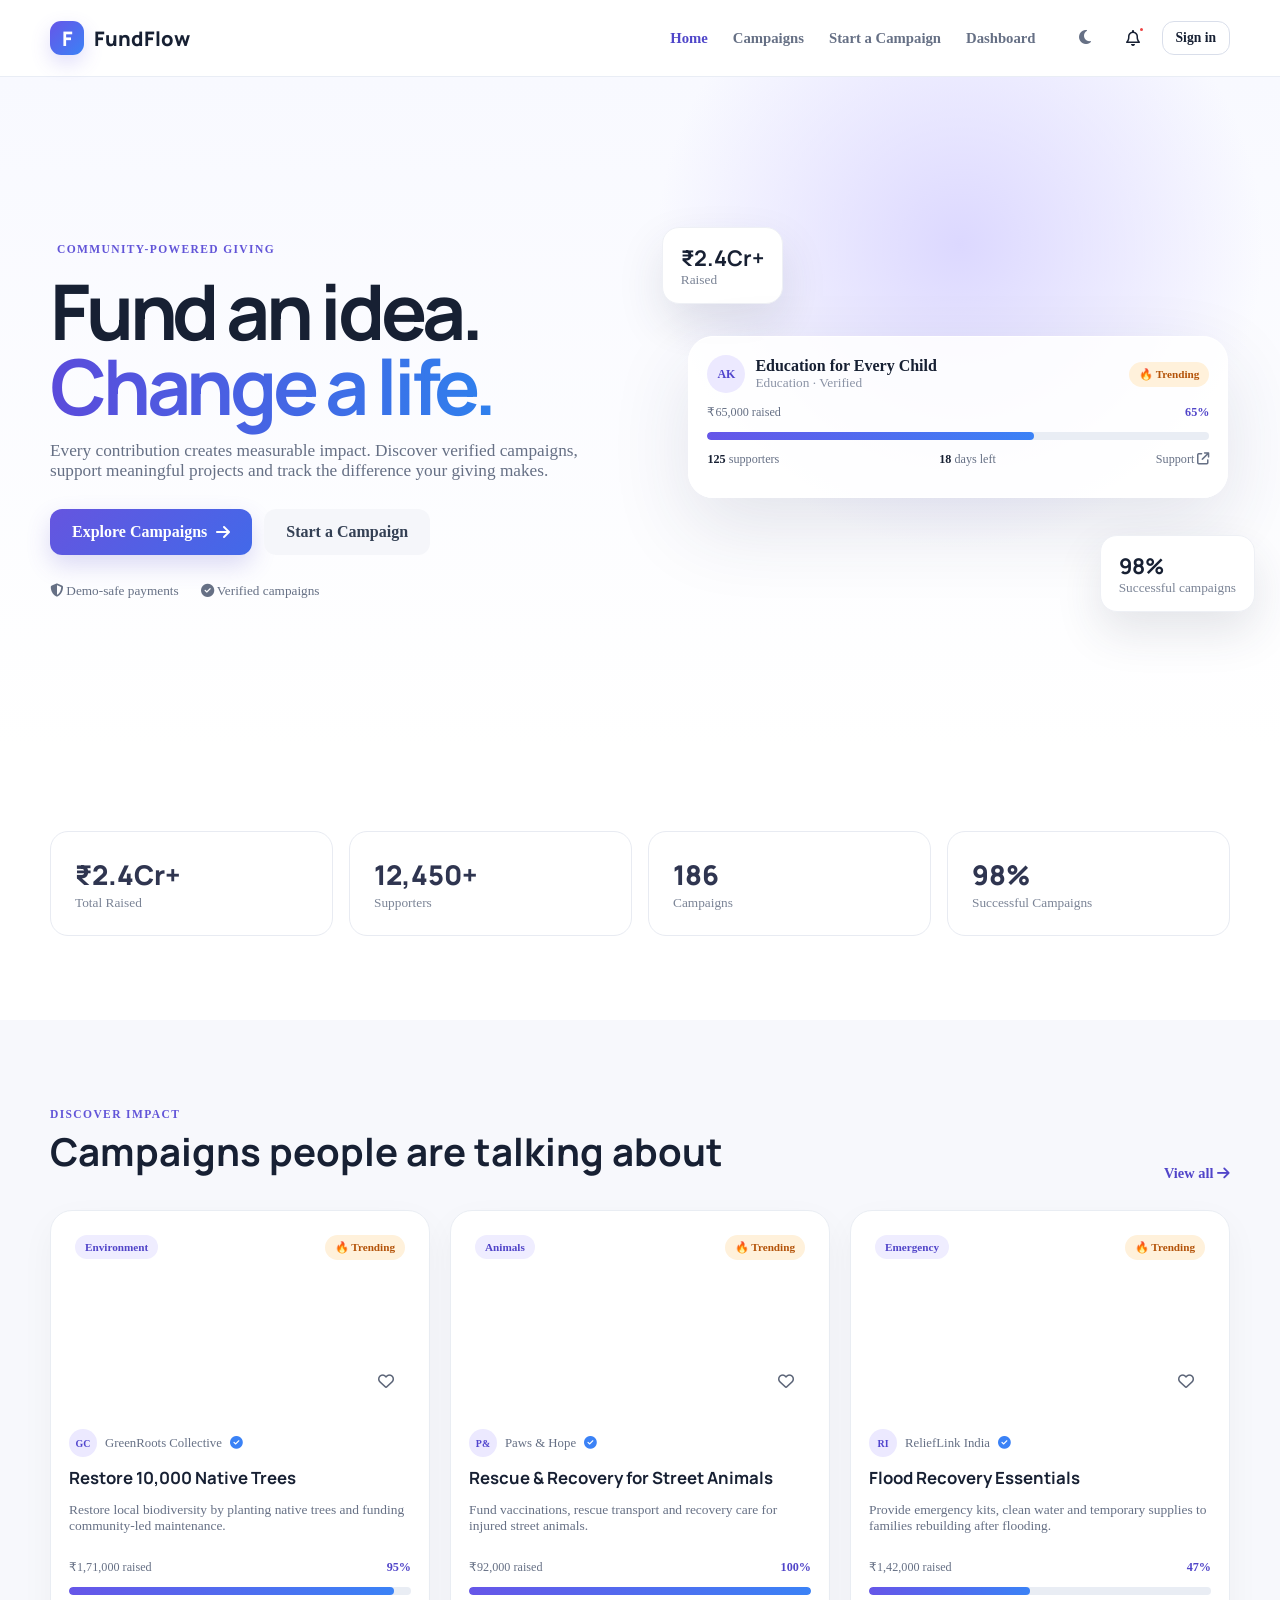
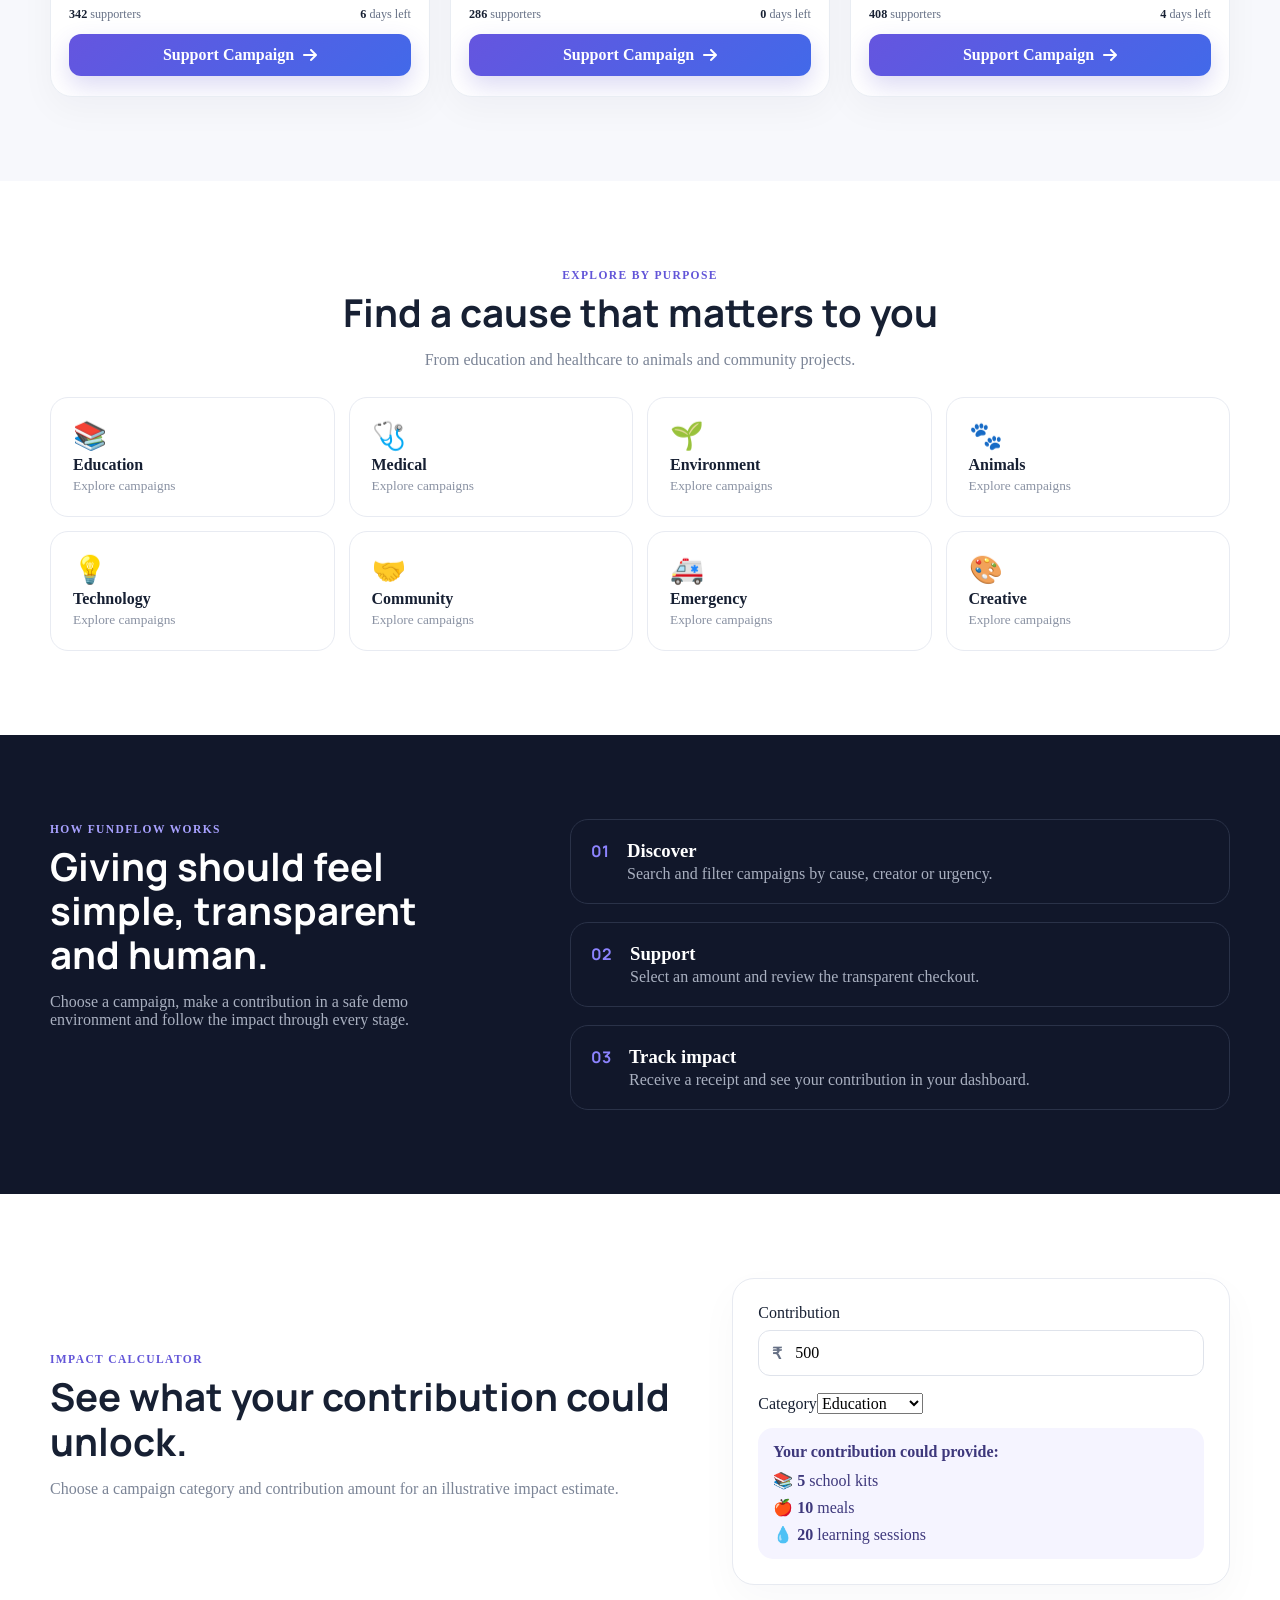
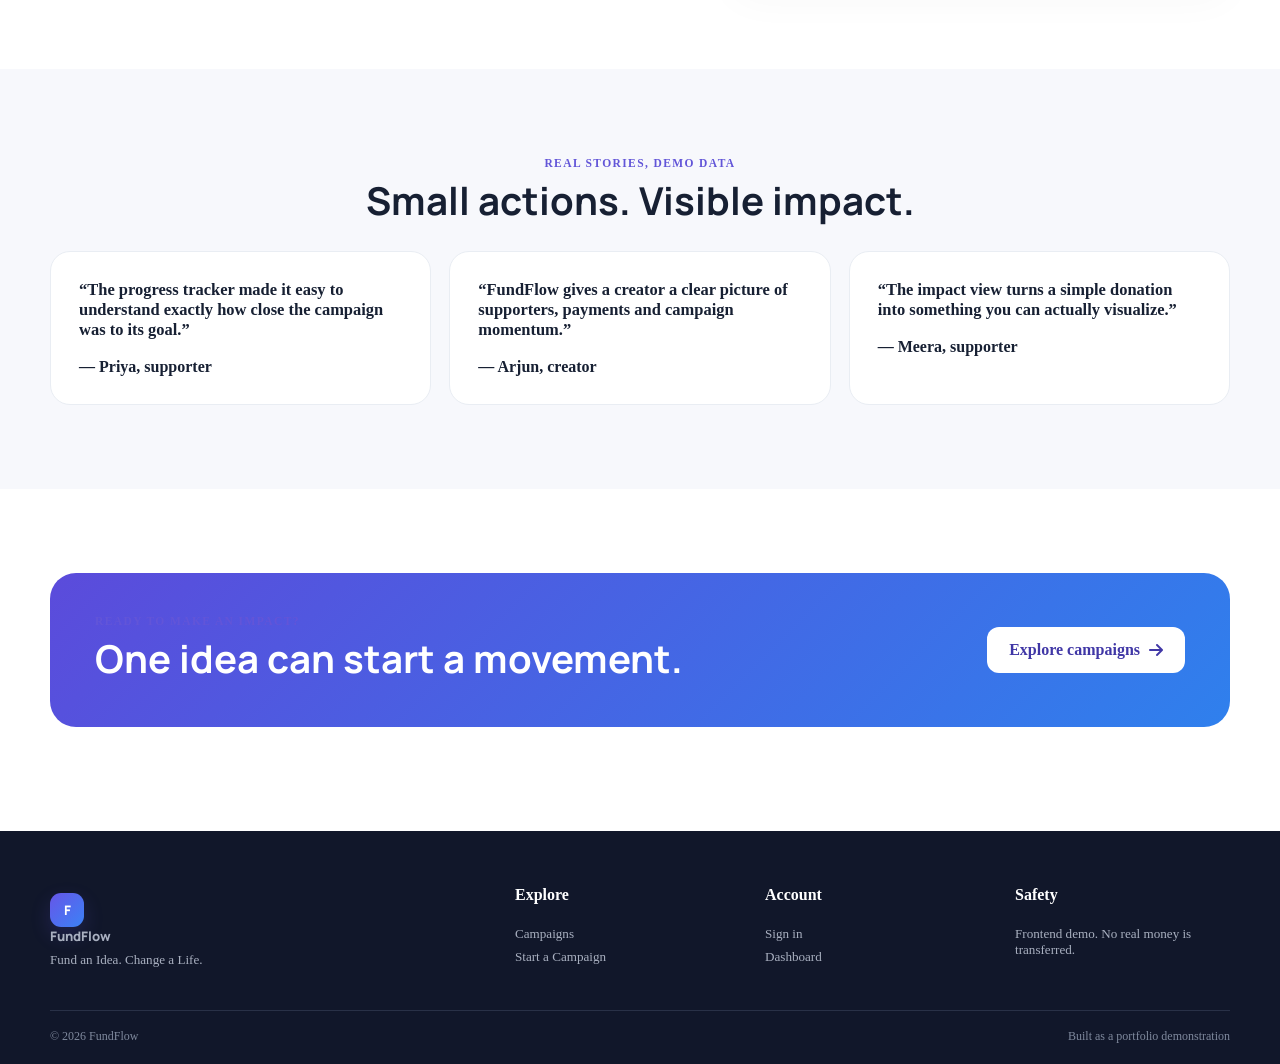
<file: FundFlow/index.html>
<!DOCTYPE html>
<html lang="en">
<head>
<meta charset="UTF-8"><meta name="viewport" content="width=device-width, initial-scale=1.0">
<meta name="description" content="FundFlow — Fund an Idea. Change a Life.">
<title>FundFlow — Fund an Idea. Change a Life.</title>
<link rel="preconnect" href="https://fonts.googleapis.com"><link rel="preconnect" href="https://fonts.gstatic.com" crossorigin>
<link href="https://fonts.googleapis.com/css2?family=Inter:wght@400;500;600;700;800&family=Manrope:wght@600;700;800&display=swap" rel="stylesheet">
<link rel="stylesheet" href="https://cdnjs.cloudflare.com/ajax/libs/font-awesome/6.5.2/css/all.min.css">
<link rel="stylesheet" href="css/style.css"><link rel="stylesheet" href="css/responsive.css"><link rel="stylesheet" href="css/animations.css">
</head>
<body data-page="home">
<div id="appHeader"></div>
<main>
<section class="hero">
  <div class="hero-orb orb-a"></div><div class="hero-orb orb-b"></div>
  <div class="container hero-grid">
    <div class="hero-copy reveal">
      <span class="eyebrow"><i class="fa-solid fa-sparkles"></i> Community-powered giving</span>
      <h1>Fund an idea.<br><span>Change a life.</span></h1>
      <p>Every contribution creates measurable impact. Discover verified campaigns, support meaningful projects and track the difference your giving makes.</p>
      <div class="hero-actions"><a class="btn btn-primary btn-lg" href="campaigns.html">Explore Campaigns <i class="fa-solid fa-arrow-right"></i></a><a class="btn btn-ghost btn-lg" href="create-campaign.html">Start a Campaign</a></div>
      <div class="trust-row"><span><i class="fa-solid fa-shield-halved"></i> Demo-safe payments</span><span><i class="fa-solid fa-circle-check"></i> Verified campaigns</span></div>
    </div>
    <div class="hero-visual reveal">
      <div class="floating-stat stat-one"><strong>₹2.4Cr+</strong><small>Raised</small></div>
      <div class="impact-card glass">
        <div class="impact-card-top"><span class="avatar">AK</span><div><strong>Education for Every Child</strong><small>Education · Verified</small></div><span class="trend-badge">🔥 Trending</span></div>
        <div class="impact-image image-education"></div>
        <div class="progress-label"><span>₹65,000 raised</span><span>65%</span></div><div class="progress"><span style="width:65%"></span></div>
        <div class="mini-stats"><span><b>125</b> supporters</span><span><b>18</b> days left</span><a href="campaign-details.html?id=101">Support <i class="fa-solid fa-arrow-up-right-from-square"></i></a></div>
      </div>
      <div class="floating-stat stat-two"><strong>98%</strong><small>Successful campaigns</small></div>
    </div>
  </div>
</section>

<section class="section">
<div class="container">
  <div class="stats-grid">
    <div class="stat-card"><span>₹2.4Cr+</span><small>Total Raised</small></div><div class="stat-card"><span>12,450+</span><small>Supporters</small></div><div class="stat-card"><span>186</span><small>Campaigns</small></div><div class="stat-card"><span>98%</span><small>Successful Campaigns</small></div>
  </div>
</div>
</section>

<section class="section section-soft"><div class="container">
  <div class="section-heading"><div><span class="eyebrow">Discover impact</span><h2>Campaigns people are talking about</h2></div><a class="text-link" href="campaigns.html">View all <i class="fa-solid fa-arrow-right"></i></a></div>
  <div id="trendingCampaigns" class="campaign-grid"></div>
</div></section>

<section class="section"><div class="container">
  <div class="section-heading centered"><span class="eyebrow">Explore by purpose</span><h2>Find a cause that matters to you</h2><p>From education and healthcare to animals and community projects.</p></div>
  <div id="categoryGrid" class="category-grid"></div>
</div></section>

<section class="section section-dark"><div class="container how-grid">
  <div><span class="eyebrow eyebrow-light">How FundFlow works</span><h2>Giving should feel simple, transparent and human.</h2><p>Choose a campaign, make a contribution in a safe demo environment and follow the impact through every stage.</p></div>
  <div class="steps"><div class="step"><b>01</b><div><h3>Discover</h3><p>Search and filter campaigns by cause, creator or urgency.</p></div></div><div class="step"><b>02</b><div><h3>Support</h3><p>Select an amount and review the transparent checkout.</p></div></div><div class="step"><b>03</b><div><h3>Track impact</h3><p>Receive a receipt and see your contribution in your dashboard.</p></div></div></div>
</div></section>

<section class="section"><div class="container calculator">
  <div><span class="eyebrow">Impact calculator</span><h2>See what your contribution could unlock.</h2><p>Choose a campaign category and contribution amount for an illustrative impact estimate.</p></div>
  <div class="calculator-card"><label for="impactAmount">Contribution</label><div class="amount-input"><span>₹</span><input id="impactAmount" type="number" min="100" value="500"></div><label for="impactCategory">Category</label><select id="impactCategory"><option>Education</option><option>Medical</option><option>Environment</option><option>Animals</option><option>Community</option></select><div id="impactResult" class="impact-result"></div></div>
</div></section>

<section class="section section-soft"><div class="container"><div class="section-heading centered"><span class="eyebrow">Real stories, demo data</span><h2>Small actions. Visible impact.</h2></div><div class="story-grid"><article class="story-card"><div class="quote">“The progress tracker made it easy to understand exactly how close the campaign was to its goal.”</div><strong>— Priya, supporter</strong></article><article class="story-card"><div class="quote">“FundFlow gives a creator a clear picture of supporters, payments and campaign momentum.”</div><strong>— Arjun, creator</strong></article><article class="story-card"><div class="quote">“The impact view turns a simple donation into something you can actually visualize.”</div><strong>— Meera, supporter</strong></article></div></div></section>

<section class="section"><div class="container cta-banner"><div><span class="eyebrow">Ready to make an impact?</span><h2>One idea can start a movement.</h2></div><a class="btn btn-light btn-lg" href="campaigns.html">Explore campaigns <i class="fa-solid fa-arrow-right"></i></a></div></section>
</main>
<div id="appFooter"></div><div id="toastContainer"></div>
<script src="js/storage.js"></script><script src="js/app.js"></script><script src="js/campaigns.js"></script><script src="js/impact.js"></script>
</body></html>
</file>
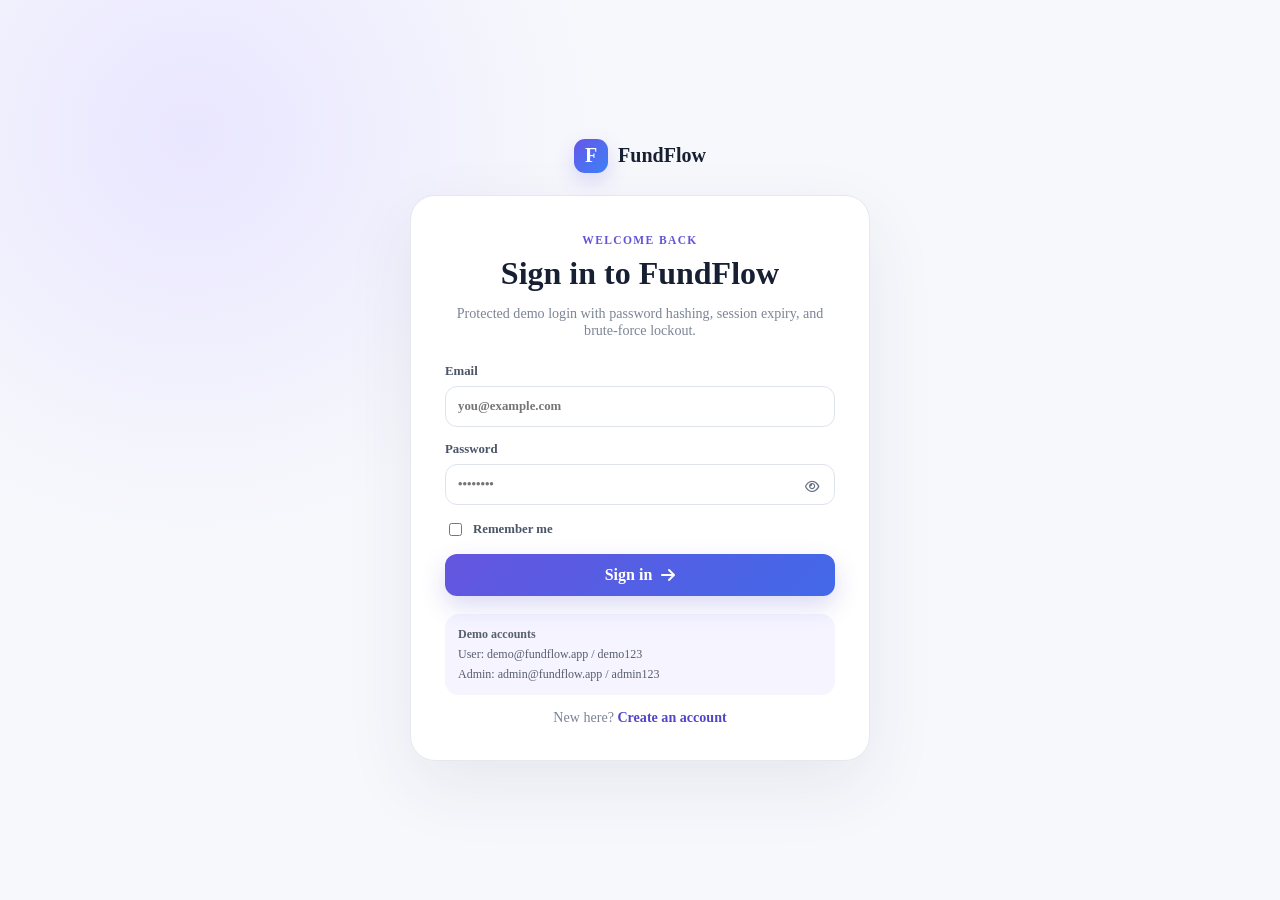
<file: FundFlow/admin.html>
<!DOCTYPE html><html lang="en"><head><meta charset="UTF-8"><meta name="viewport" content="width=device-width, initial-scale=1.0"><title>Admin — FundFlow</title><link rel="stylesheet" href="https://cdnjs.cloudflare.com/ajax/libs/font-awesome/6.5.2/css/all.min.css"><link rel="stylesheet" href="css/style.css"><link rel="stylesheet" href="css/dashboard.css"><link rel="stylesheet" href="css/responsive.css"></head><body data-page="admin"><div id="appHeader"></div><main><section class="section dashboard-section"><div class="container"><div class="dashboard-head"><div><span class="eyebrow">Control center</span><h1>Admin dashboard</h1><p>Simulate verification, campaign moderation and transaction operations.</p></div><span class="admin-pill"><i class="fa-solid fa-shield"></i> Admin mode</span></div><div id="adminStats" class="stats-grid dashboard-stats"></div><div id="adminContent"></div></div></section></main><div id="appFooter"></div><div id="toastContainer"></div><script src="js/storage.js"></script><script src="js/app.js"></script><script src="js/admin.js"></script></body></html>
</file>
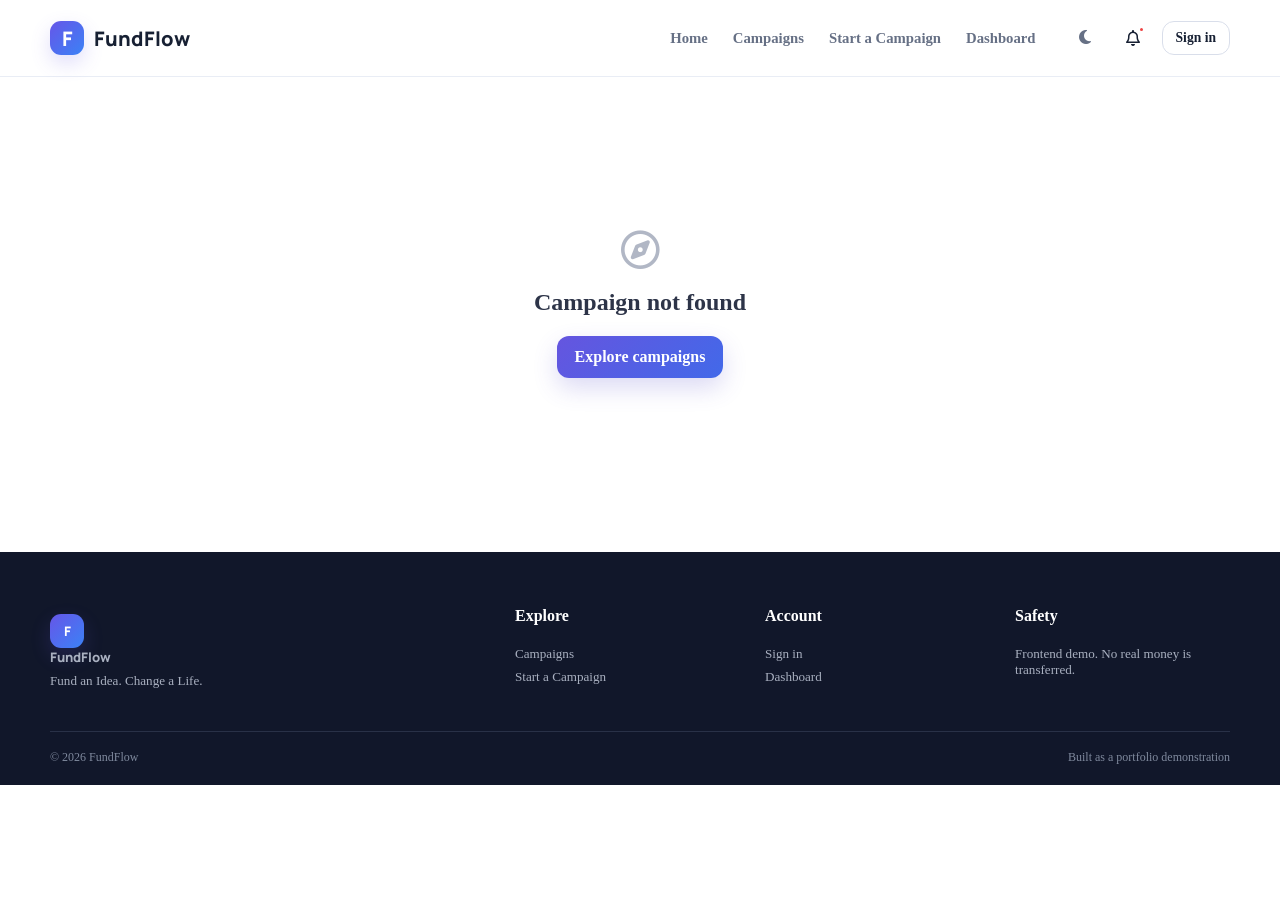
<file: FundFlow/campaign-details.html>
<!DOCTYPE html><html lang="en"><head><meta charset="UTF-8"><meta name="viewport" content="width=device-width, initial-scale=1.0"><title>Campaign — FundFlow</title><link rel="preconnect" href="https://fonts.googleapis.com"><link rel="preconnect" href="https://fonts.gstatic.com" crossorigin><link href="https://fonts.googleapis.com/css2?family=Inter:wght@400;500;600;700;800&family=Manrope:wght@700;800&display=swap" rel="stylesheet"><link rel="stylesheet" href="https://cdnjs.cloudflare.com/ajax/libs/font-awesome/6.5.2/css/all.min.css"><link rel="stylesheet" href="css/style.css"><link rel="stylesheet" href="css/responsive.css"><link rel="stylesheet" href="css/animations.css"></head><body data-page="details"><div id="appHeader"></div><main><div id="campaignDetails"></div></main><div id="appFooter"></div><div id="toastContainer"></div><script src="js/storage.js"></script><script src="js/app.js"></script><script src="js/campaign-details.js"></script><script src="js/impact.js"></script></body></html>
</file>
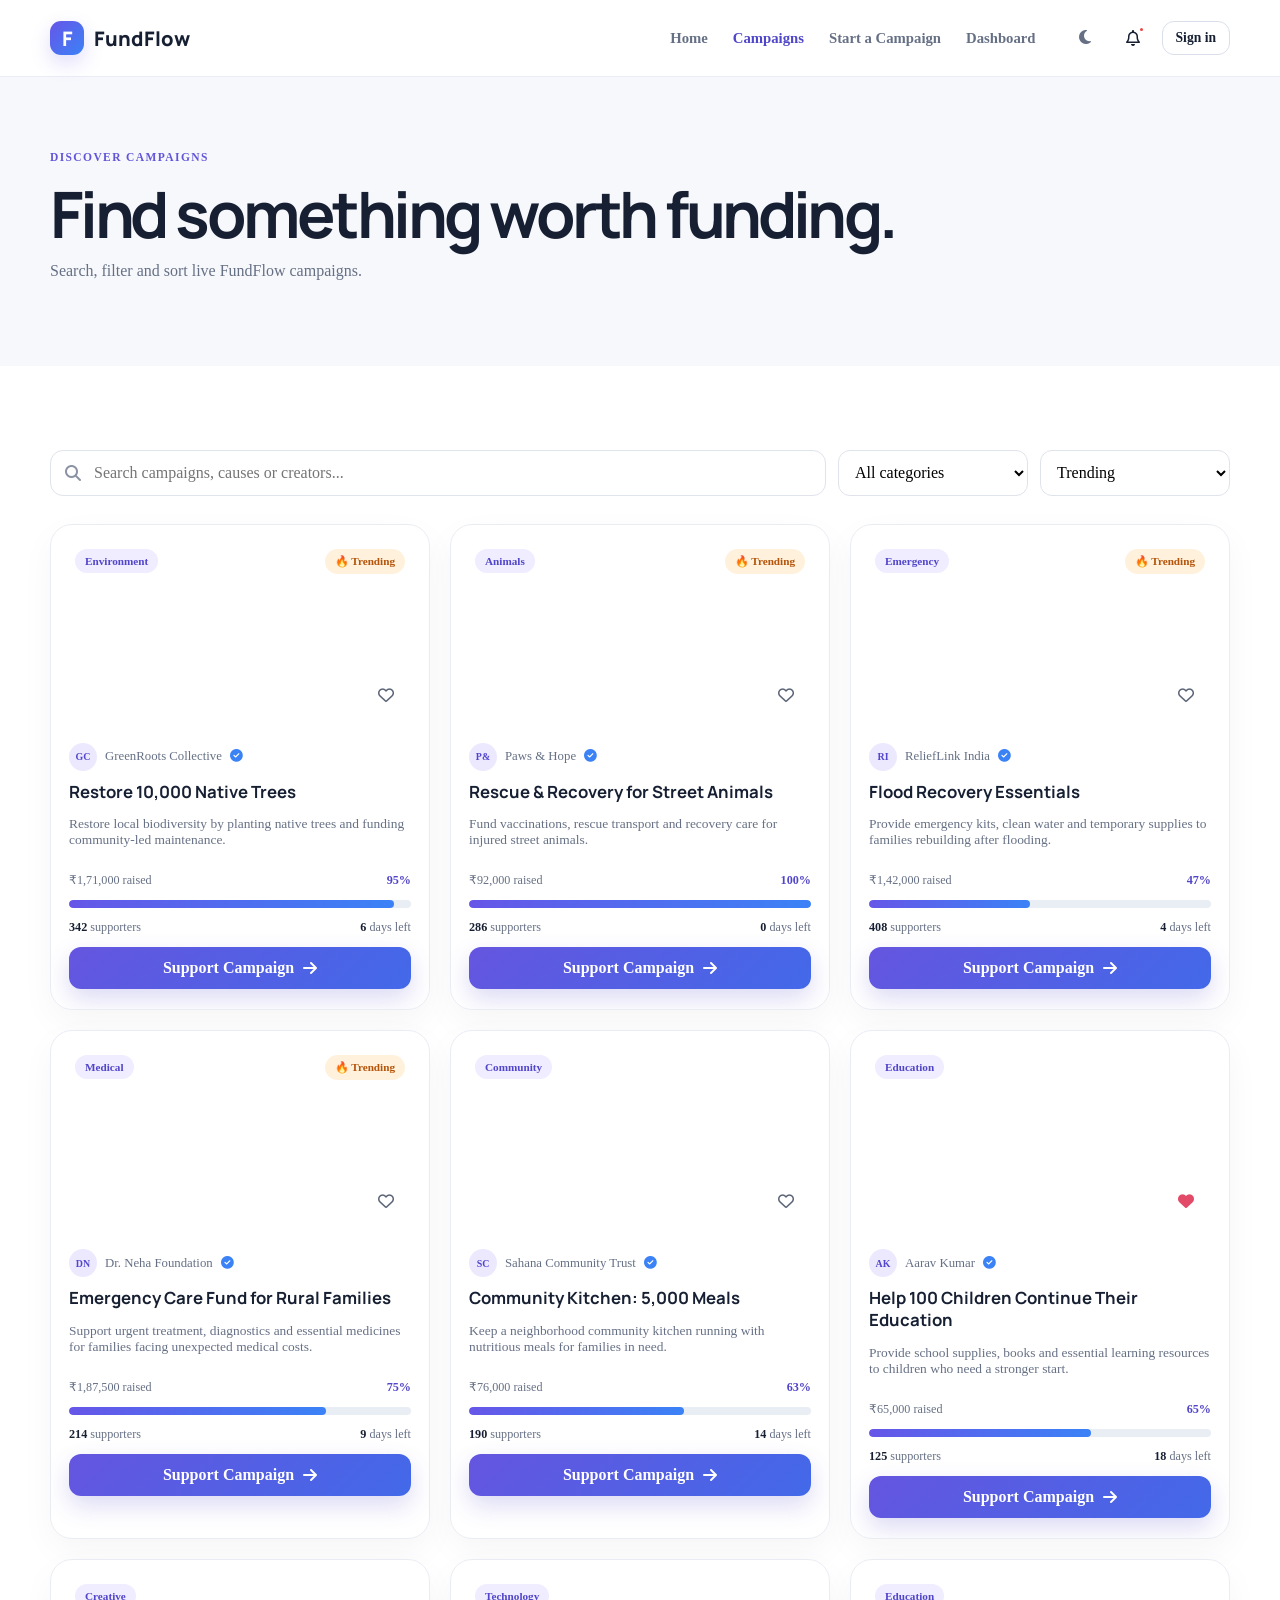
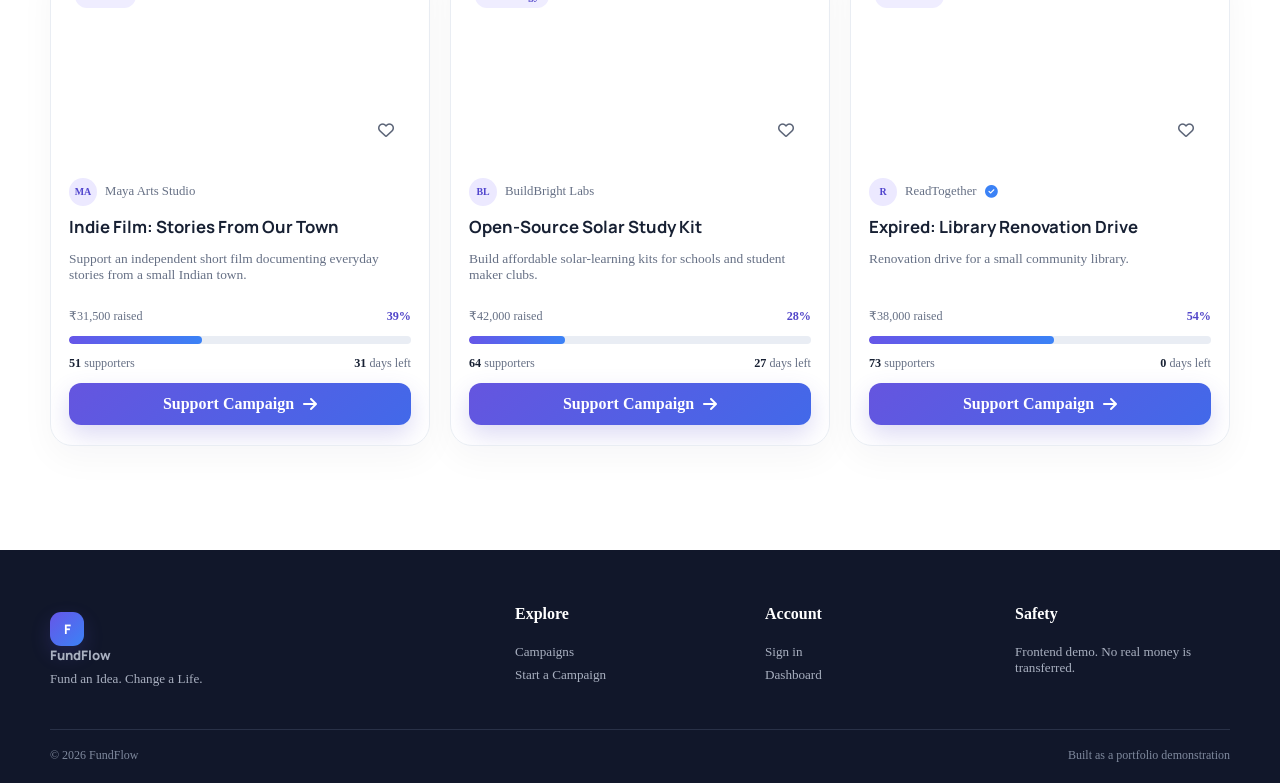
<file: FundFlow/campaigns.html>
<!DOCTYPE html><html lang="en"><head>
<meta charset="UTF-8"><meta name="viewport" content="width=device-width, initial-scale=1.0"><title>Explore Campaigns — FundFlow</title>
<link rel="preconnect" href="https://fonts.googleapis.com"><link rel="preconnect" href="https://fonts.gstatic.com" crossorigin><link href="https://fonts.googleapis.com/css2?family=Inter:wght@400;500;600;700;800&family=Manrope:wght@700;800&display=swap" rel="stylesheet"><link rel="stylesheet" href="https://cdnjs.cloudflare.com/ajax/libs/font-awesome/6.5.2/css/all.min.css"><link rel="stylesheet" href="css/style.css"><link rel="stylesheet" href="css/responsive.css"><link rel="stylesheet" href="css/animations.css"></head>
<body data-page="campaigns"><div id="appHeader"></div><main><section class="page-hero"><div class="container"><span class="eyebrow">Discover campaigns</span><h1>Find something worth funding.</h1><p>Search, filter and sort live FundFlow campaigns.</p></div></section>
<section class="section"><div class="container">
<div class="toolbar"><div class="search-box"><i class="fa-solid fa-magnifying-glass"></i><input id="campaignSearch" placeholder="Search campaigns, causes or creators..." aria-label="Search campaigns"></div><select id="categoryFilter"><option value="all">All categories</option></select><select id="sortFilter"><option value="trending">Trending</option><option value="newest">Newest</option><option value="funded">Most Funded</option><option value="ending">Ending Soon</option><option value="supporters">Most Supporters</option></select></div>
<div id="campaignResults" class="campaign-grid"></div><div id="emptyCampaigns" class="empty-state hidden"><i class="fa-regular fa-face-frown"></i><h3>No campaigns found</h3><p>Try a different search or category.</p><a class="btn btn-primary" href="campaigns.html">Clear filters</a></div>
</div></section></main><div id="appFooter"></div><div id="toastContainer"></div><script src="js/storage.js"></script><script src="js/app.js"></script><script src="js/campaigns.js"></script><script src="js/search.js"></script><script src="js/filters.js"></script></body></html>
</file>
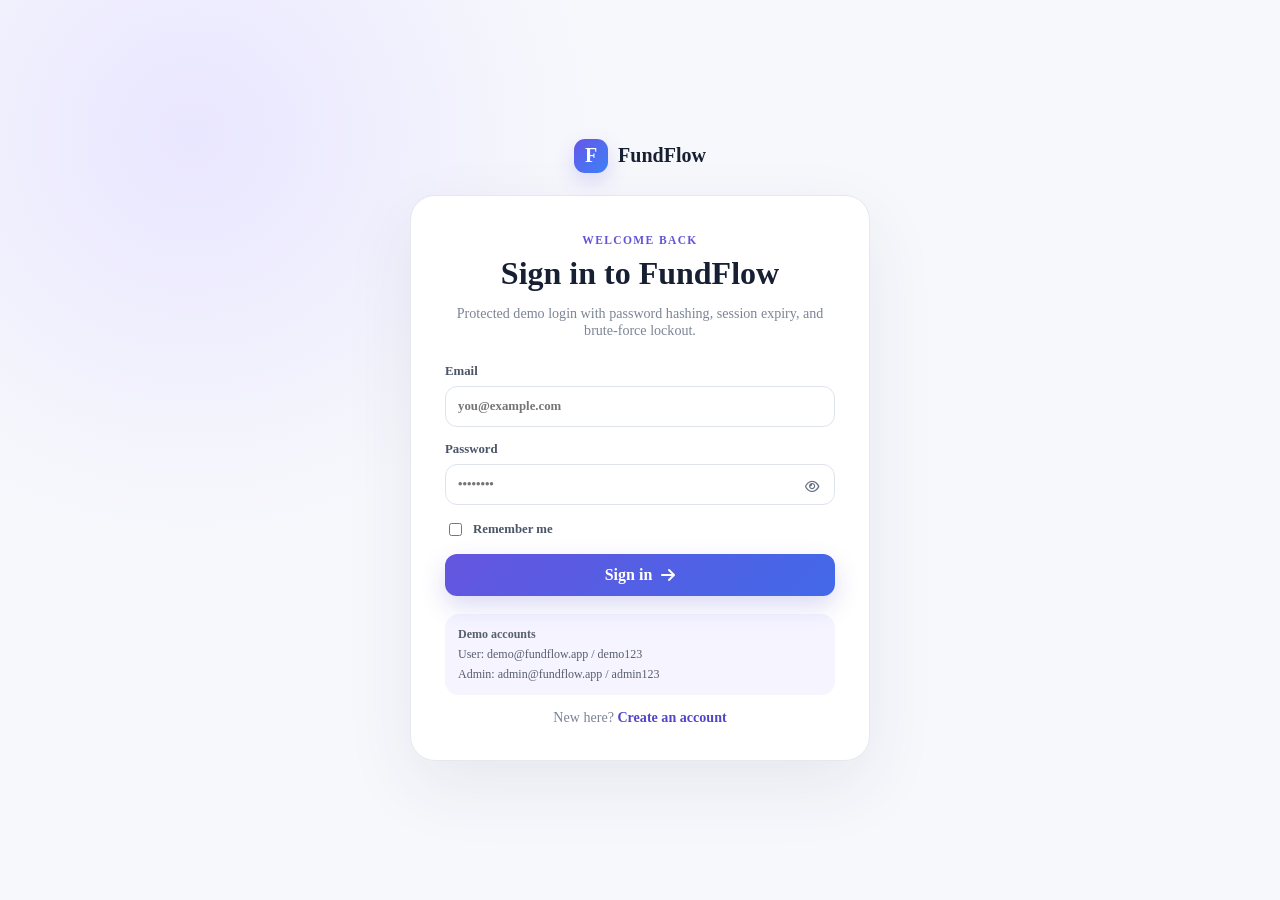
<file: FundFlow/checkout.html>
<!DOCTYPE html><html lang="en"><head><meta charset="UTF-8"><meta name="viewport" content="width=device-width, initial-scale=1.0"><title>Checkout — FundFlow</title><link rel="stylesheet" href="https://cdnjs.cloudflare.com/ajax/libs/font-awesome/6.5.2/css/all.min.css"><link rel="stylesheet" href="css/style.css"><link rel="stylesheet" href="css/responsive.css"></head><body data-page="checkout"><div id="appHeader"></div><main><section class="section"><div class="container checkout-layout"><div class="panel"><span class="eyebrow">Secure demo checkout</span><h1>Your contribution</h1><div id="checkoutCampaign"></div><form id="checkoutForm" class="form-grid"><label>Donation amount (₹)<input id="donationAmount" type="number" min="100" step="50" value="1000" required></label><div><span class="field-label">Payment method</span><div class="payment-methods"><label class="method"><input type="radio" name="method" value="UPI" checked><i class="fa-solid fa-mobile-screen-button"></i><span>UPI</span></label><label class="method"><input type="radio" name="method" value="Credit Card"><i class="fa-regular fa-credit-card"></i><span>Credit Card</span></label><label class="method"><input type="radio" name="method" value="Debit Card"><i class="fa-regular fa-credit-card"></i><span>Debit Card</span></label><label class="method"><input type="radio" name="method" value="Net Banking"><i class="fa-solid fa-building-columns"></i><span>Net Banking</span></label><label class="method"><input type="radio" name="method" value="Wallet"><i class="fa-solid fa-wallet"></i><span>Wallet</span></label></div><div id="paymentDetails" class="payment-details"></div><label class="check"><input id="anonymous" type="checkbox"> Donate anonymously</label><label class="check"><input id="coverFee" type="checkbox" checked> Cover platform processing fee</label><button class="btn btn-primary btn-block" type="submit">Continue to payment <i class="fa-solid fa-lock"></i></button></form><div class="secure-note"><i class="fa-solid fa-shield-halved"></i><div><strong>Secure demo checkout</strong><p>Your payment details are validated locally and never sent anywhere.</p></div></div><div class="demo-banner"><i class="fa-solid fa-triangle-exclamation"></i><div><strong>Demo Payment Environment</strong><p>No real money is transferred. Do not enter real payment credentials.</p></div></div></div><aside class="panel order-summary"><span class="eyebrow">Order summary</span><h2>Contribution details</h2><div id="summary"></div></aside></div></section></main><div id="appFooter"></div><div id="toastContainer"></div><script src="js/storage.js"></script><script src="js/app.js"></script><script src="js/donation.js"></script><script src="js/checkout.js"></script></body></html>
</file>
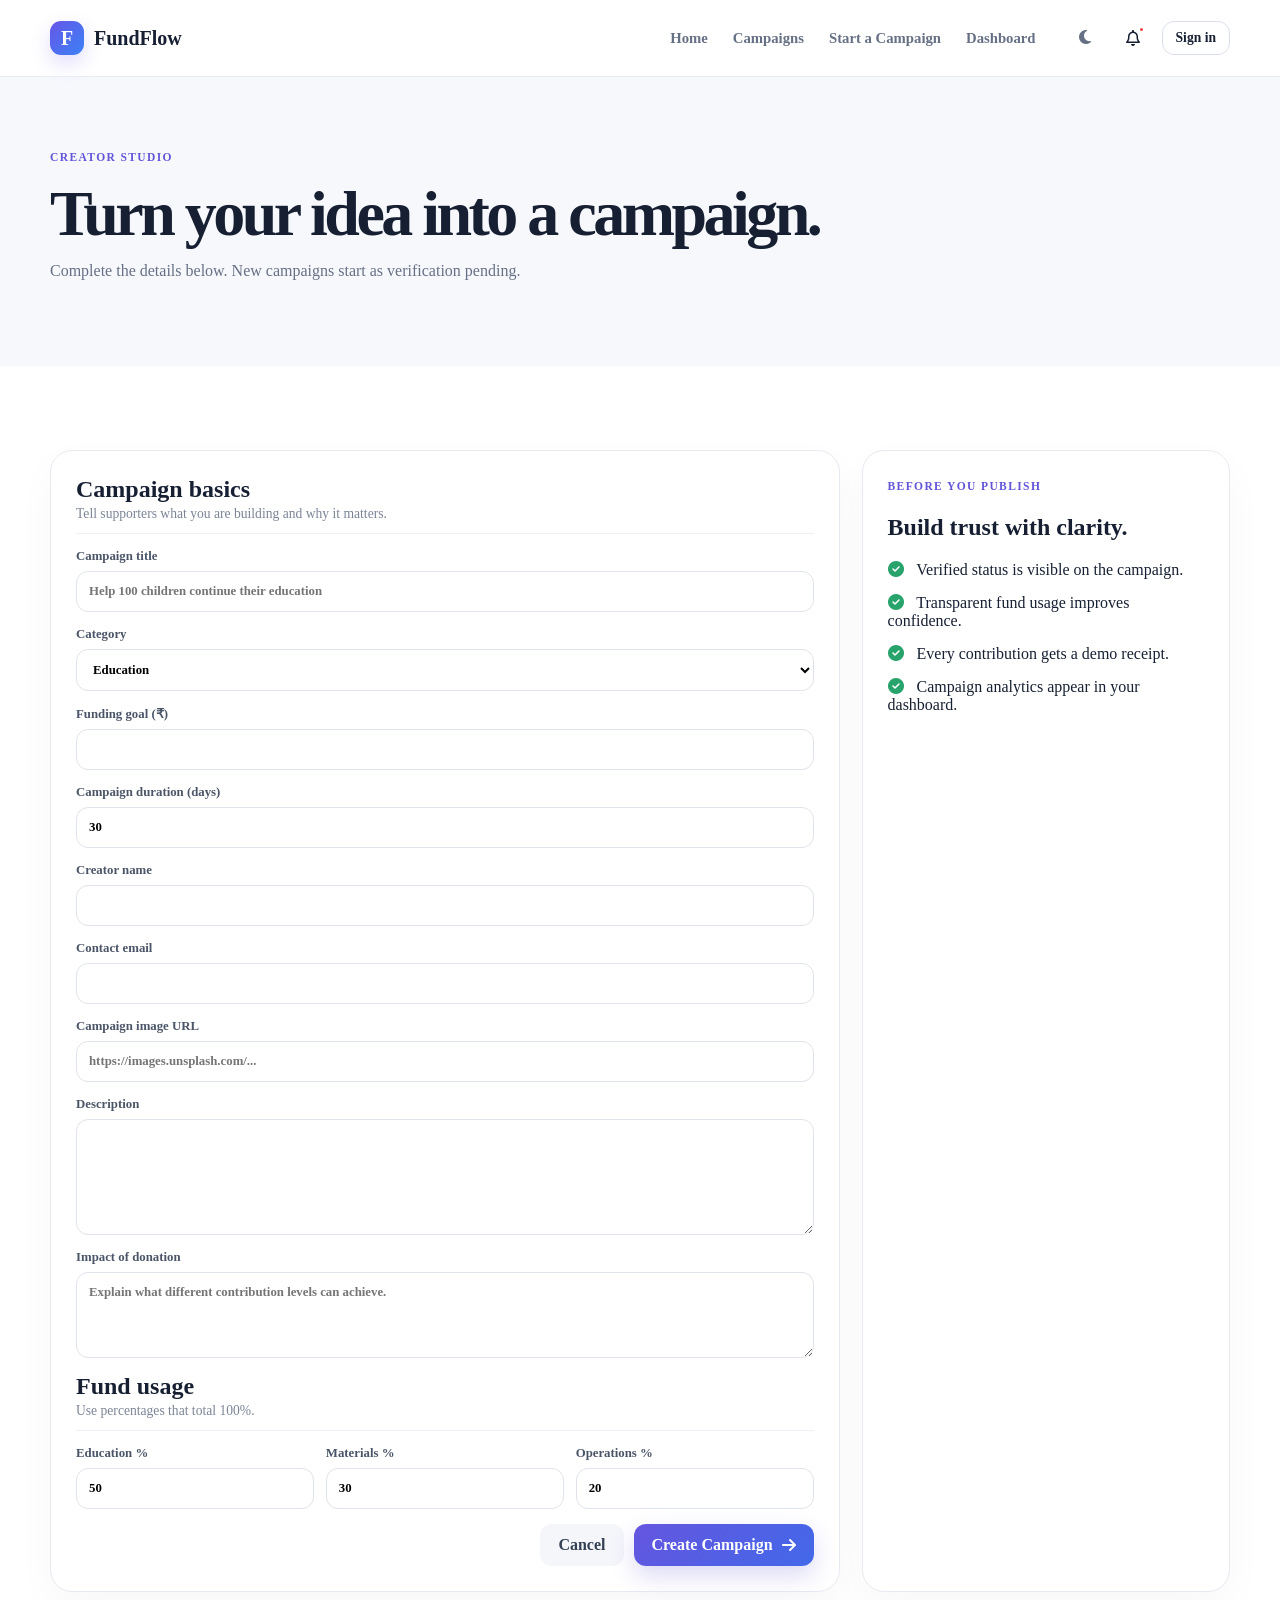
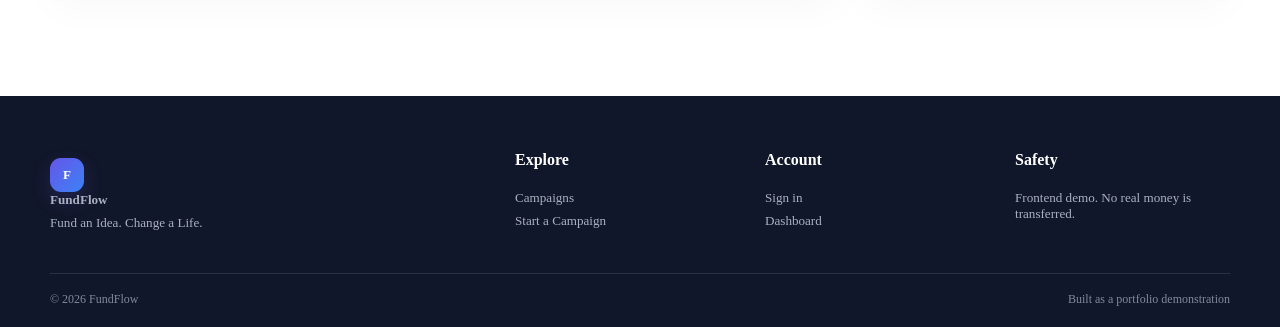
<file: FundFlow/create-campaign.html>
<!DOCTYPE html><html lang="en"><head><meta charset="UTF-8"><meta name="viewport" content="width=device-width, initial-scale=1.0"><title>Create Campaign — FundFlow</title><link rel="stylesheet" href="https://cdnjs.cloudflare.com/ajax/libs/font-awesome/6.5.2/css/all.min.css"><link rel="stylesheet" href="css/style.css"><link rel="stylesheet" href="css/responsive.css"></head><body data-page="create"><div id="appHeader"></div><main><section class="page-hero"><div class="container"><span class="eyebrow">Creator studio</span><h1>Turn your idea into a campaign.</h1><p>Complete the details below. New campaigns start as verification pending.</p></div></section><section class="section"><div class="container form-layout"><form id="campaignForm" class="panel form-grid"><div class="form-section-title"><h2>Campaign basics</h2><p>Tell supporters what you are building and why it matters.</p></div><label>Campaign title<input id="title" maxlength="90" required placeholder="Help 100 children continue their education"></label><label>Category<select id="category" required></select></label><label>Funding goal (₹)<input id="goal" type="number" min="1000" required></label><label>Campaign duration (days)<input id="duration" type="number" min="1" max="365" value="30" required></label><label>Creator name<input id="creator" required></label><label>Contact email<input id="contactEmail" type="email" required></label><label class="full">Campaign image URL<input id="image" placeholder="https://images.unsplash.com/..."></label><label class="full">Description<textarea id="description" rows="6" required></textarea></label><label class="full">Impact of donation<textarea id="impact" rows="4" placeholder="Explain what different contribution levels can achieve." required></textarea></label><div class="form-section-title full"><h2>Fund usage</h2><p>Use percentages that total 100%.</p></div><div class="split-3"><label>Education %<input id="fundEducation" type="number" min="0" max="100" value="50"></label><label>Materials %<input id="fundMaterials" type="number" min="0" max="100" value="30"></label><label>Operations %<input id="fundOperations" type="number" min="0" max="100" value="20"></label></div><div class="form-actions full"><a class="btn btn-ghost" href="campaigns.html">Cancel</a><button class="btn btn-primary" type="submit">Create Campaign <i class="fa-solid fa-arrow-right"></i></button></div></form><aside class="panel preview-panel"><span class="eyebrow">Before you publish</span><h2>Build trust with clarity.</h2><ul class="feature-list"><li><i class="fa-solid fa-circle-check"></i> Verified status is visible on the campaign.</li><li><i class="fa-solid fa-circle-check"></i> Transparent fund usage improves confidence.</li><li><i class="fa-solid fa-circle-check"></i> Every contribution gets a demo receipt.</li><li><i class="fa-solid fa-circle-check"></i> Campaign analytics appear in your dashboard.</li></ul></aside></div></section></main><div id="appFooter"></div><div id="toastContainer"></div><script src="js/storage.js"></script><script src="js/app.js"></script><script src="js/campaigns.js"></script></body></html>
</file>
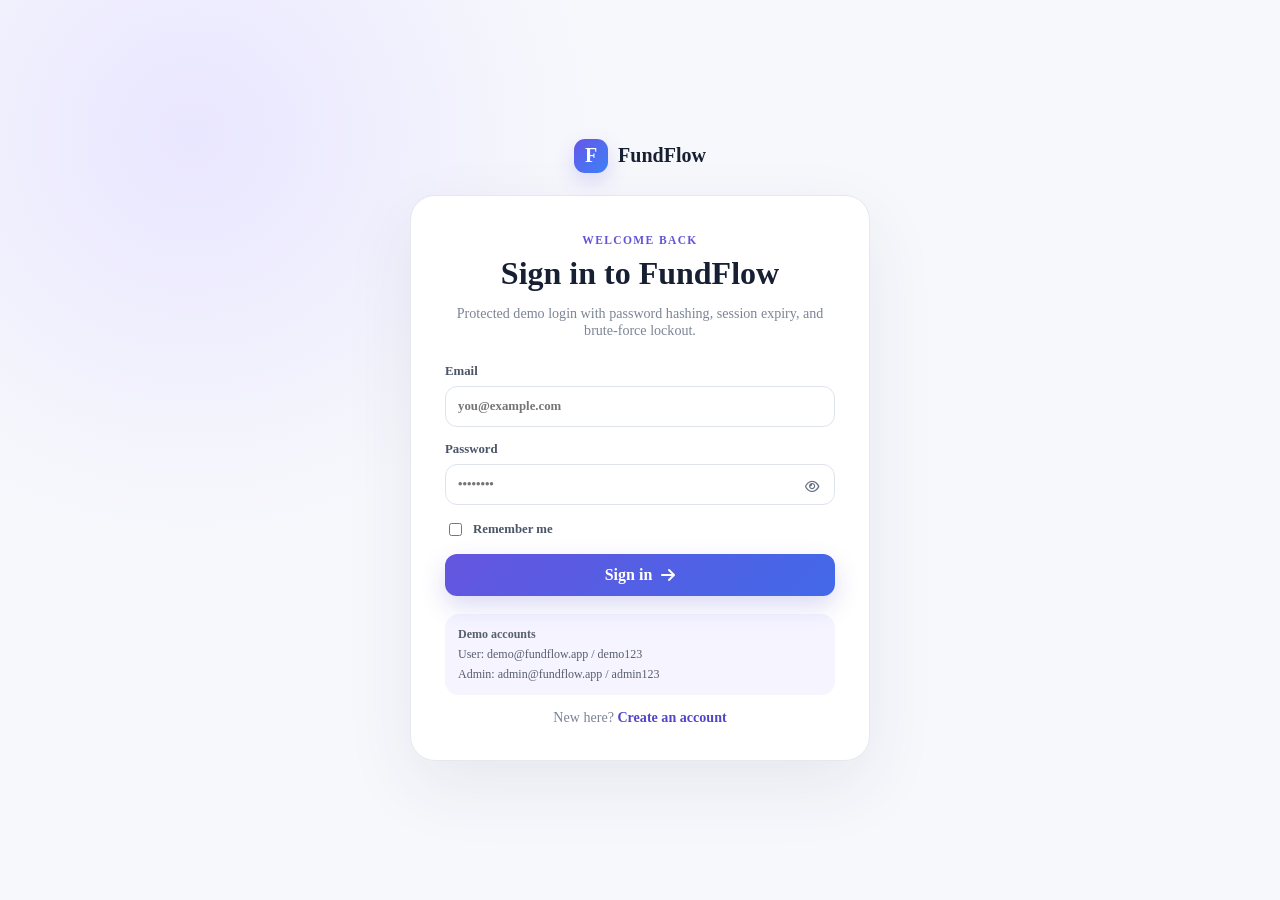
<file: FundFlow/login.html>
<!DOCTYPE html><html lang="en"><head><meta charset="UTF-8"><meta name="viewport" content="width=device-width, initial-scale=1.0"><title>Login — FundFlow</title><link rel="stylesheet" href="https://cdnjs.cloudflare.com/ajax/libs/font-awesome/6.5.2/css/all.min.css"><link rel="stylesheet" href="css/style.css"><link rel="stylesheet" href="css/responsive.css"></head><body class="auth-page"><div class="auth-shell"><a class="brand auth-brand" href="index.html"><span class="brand-mark">F</span>FundFlow</a><div class="auth-card"><div class="auth-header"><span class="eyebrow">Welcome back</span><h1>Sign in to FundFlow</h1><p>Protected demo login with password hashing, session expiry, and brute-force lockout.</p></div><form id="loginForm" class="form-grid"><label>Email<input id="email" type="email" required placeholder="you@example.com"></label><label>Password<div class="password-wrap"><input id="password" type="password" required placeholder="••••••••"><button type="button" class="icon-btn" data-toggle-password><i class="fa-regular fa-eye"></i></button></div></label><label class="check"><input id="remember" type="checkbox"> Remember me</label><button class="btn btn-primary btn-block" type="submit">Sign in <i class="fa-solid fa-arrow-right"></i></button></form><div class="demo-box"><strong>Demo accounts</strong><span>User: demo@fundflow.app / demo123</span><span>Admin: admin@fundflow.app / admin123</span></div><p class="auth-switch">New here? <a href="register.html">Create an account</a></p></div></div><div id="toastContainer"></div><script src="js/storage.js"></script><script src="js/app.js"></script><script src="js/auth.js"></script></body></html>
</file>
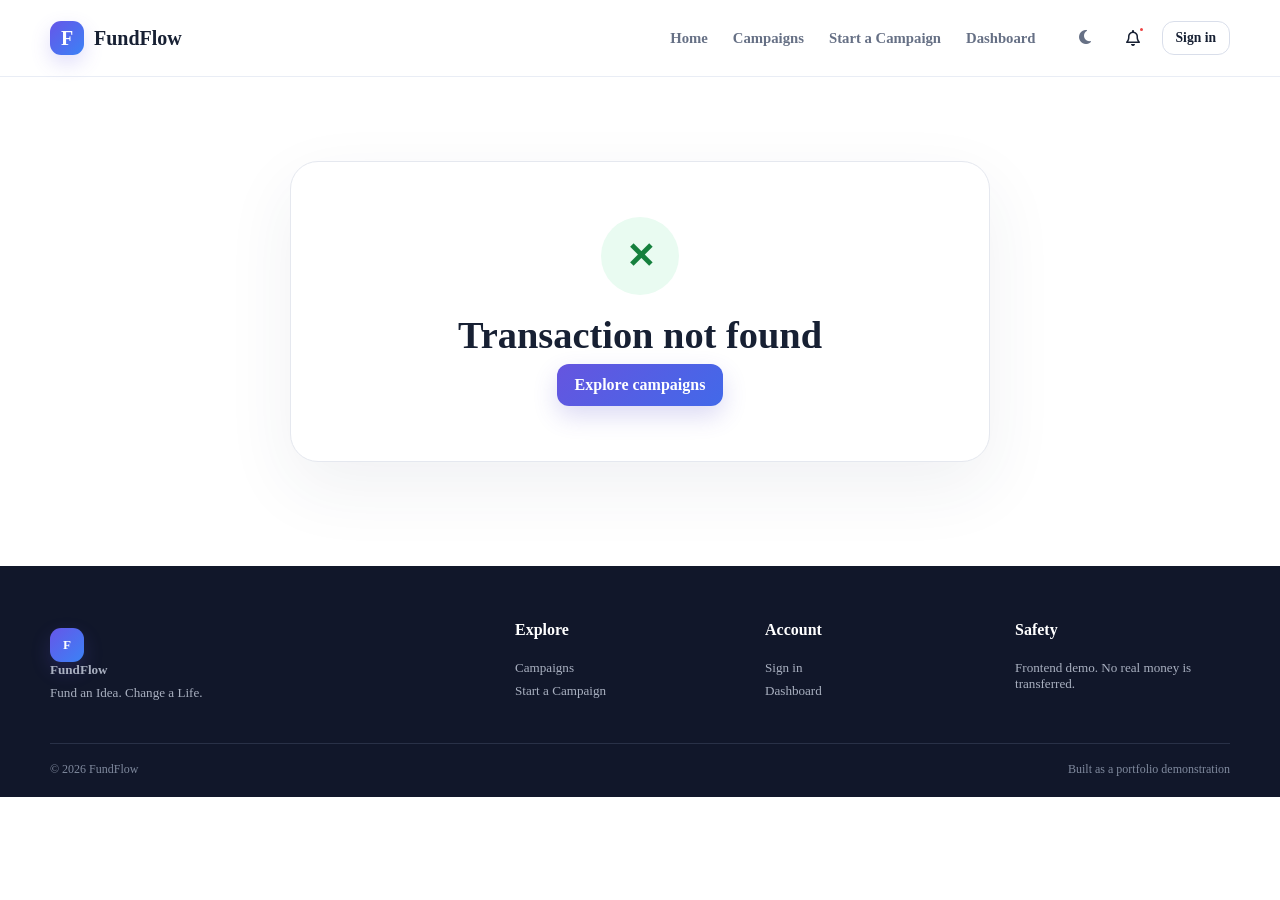
<file: FundFlow/payment-status.html>
<!DOCTYPE html><html lang="en"><head><meta charset="UTF-8"><meta name="viewport" content="width=device-width, initial-scale=1.0"><title>Payment Status — FundFlow</title><link rel="stylesheet" href="https://cdnjs.cloudflare.com/ajax/libs/font-awesome/6.5.2/css/all.min.css"><link rel="stylesheet" href="css/style.css"><link rel="stylesheet" href="css/responsive.css"><link rel="stylesheet" href="css/animations.css"></head><body data-page="payment"><div id="appHeader"></div><main><section class="section"><div class="container narrow"><div id="paymentStatusCard" class="status-card"></div></div></section></main><div id="appFooter"></div><div id="toastContainer"></div><script src="js/storage.js"></script><script src="js/app.js"></script><script src="js/payment.js"></script></body></html>
</file>
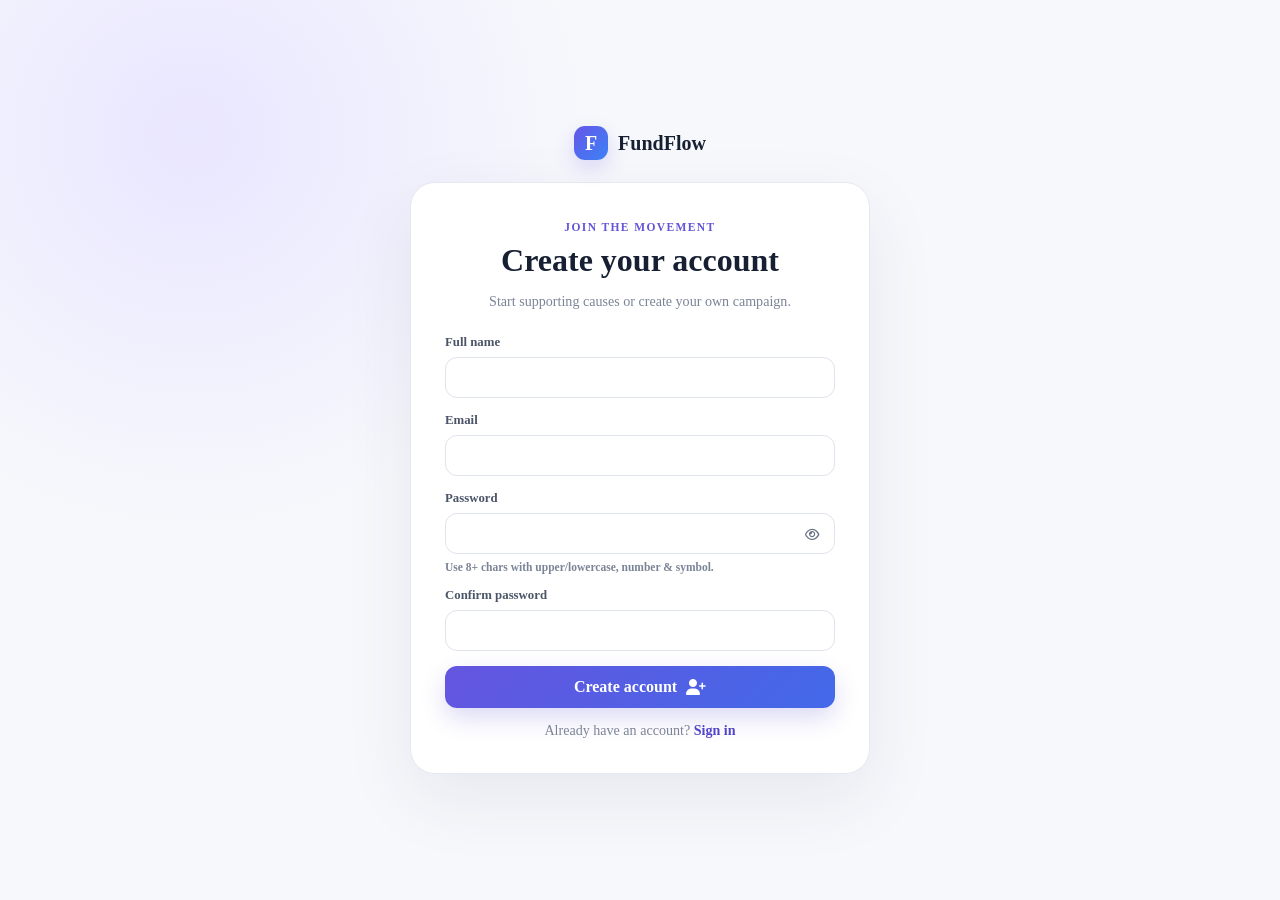
<file: FundFlow/register.html>
<!DOCTYPE html><html lang="en"><head><meta charset="UTF-8"><meta name="viewport" content="width=device-width, initial-scale=1.0"><title>Create Account — FundFlow</title><link rel="stylesheet" href="https://cdnjs.cloudflare.com/ajax/libs/font-awesome/6.5.2/css/all.min.css"><link rel="stylesheet" href="css/style.css"><link rel="stylesheet" href="css/responsive.css"></head><body class="auth-page"><div class="auth-shell"><a class="brand auth-brand" href="index.html"><span class="brand-mark">F</span>FundFlow</a><div class="auth-card"><div class="auth-header"><span class="eyebrow">Join the movement</span><h1>Create your account</h1><p>Start supporting causes or create your own campaign.</p></div><form id="registerForm" class="form-grid"><label>Full name<input id="name" required></label><label>Email<input id="email" type="email" required></label><label>Password<div class="password-wrap"><input id="password" type="password" minlength="8" required autocomplete="new-password" data-password-strength="#passwordStrength"><button type="button" class="icon-btn" data-toggle-password><i class="fa-regular fa-eye"></i></button></div><small id="passwordStrength" class="password-strength">Use 8+ chars with upper/lowercase, number & symbol.</small></label><label>Confirm password<input id="confirmPassword" type="password" minlength="6" required></label><button class="btn btn-primary btn-block" type="submit">Create account <i class="fa-solid fa-user-plus"></i></button></form><p class="auth-switch">Already have an account? <a href="login.html">Sign in</a></p></div></div><div id="toastContainer"></div><script src="js/storage.js"></script><script src="js/app.js"></script><script src="js/auth.js"></script></body></html>
</file>
<file: FundFlow/css/style.css>
*{box-sizing:border-box}html{scroll-behavior:smooth}body{margin:0;font-family:Inter,system-ui,sans-serif;color:#172033;background:#fff;line-height:1.6}body,button,input,select,textarea{font:inherit}a{text-decoration:none;color:inherit}button{cursor:pointer;border:0}.container{width:min(1180px,calc(100% - 40px));margin:auto}.site-header{position:sticky;top:0;z-index:50;background:color-mix(in srgb,#fff 88%,transparent);backdrop-filter:blur(18px);border-bottom:1px solid #e9edf5}.nav{height:76px;display:flex;align-items:center;gap:30px}.brand{display:flex;align-items:center;gap:10px;font-weight:800;font-family:Manrope;font-size:1.25rem}.brand-mark{display:grid;place-items:center;width:34px;height:34px;border-radius:11px;background:linear-gradient(135deg,#6656e8,#3b82f6);color:#fff;box-shadow:0 8px 20px #6656e833}.nav-links{display:flex;gap:25px;align-items:center;margin-left:auto}.nav-links a{font-size:.92rem;color:#667085;font-weight:600}.nav-links a:hover,.nav-links a.active{color:#4f46c9}.nav-actions{display:flex;align-items:center;gap:10px}.user-menu{display:flex;align-items:center;gap:8px}.user-name{font-size:.85rem;font-weight:700}.avatar{display:inline-grid;place-items:center;width:38px;height:38px;border-radius:50%;background:#ece9ff;color:#5145cd;font-size:.75rem;font-weight:800}.avatar.small{width:28px;height:28px;font-size:.62rem}.icon-btn{width:38px;height:38px;background:transparent;border-radius:10px;color:#667085}.icon-btn:hover{background:#f1f3f8;color:#4f46c9}.notification-btn{position:relative;width:38px;height:38px;display:grid;place-items:center}.notification-dot{position:absolute;top:7px;right:7px;width:7px;height:7px;border-radius:50%;background:#ef4444;border:2px solid white}.mobile-menu{display:none}.btn{display:inline-flex;align-items:center;justify-content:center;gap:9px;padding:12px 18px;border-radius:12px;font-weight:750;transition:.2s;white-space:nowrap}.btn:hover{transform:translateY(-2px)}.btn-primary{color:#fff;background:linear-gradient(135deg,#6555df,#4269e9);box-shadow:0 10px 24px #4f46c933}.btn-primary:hover{box-shadow:0 14px 30px #4f46c944}.btn-outline{border:1px solid #d9deea}.btn-ghost{background:#f5f6fa;color:#344054}.btn-light{background:#fff;color:#4037a6}.btn-sm{padding:8px 13px;font-size:.85rem}.btn-lg{padding:14px 22px}.btn-block{width:100%}.section{padding:84px 0}.section-soft{background:#f7f8fc}.section-dark{background:#11172a;color:#fff}.hero{position:relative;overflow:hidden;padding:90px 0 80px;background:radial-gradient(circle at 75% 25%,#dcd8ff 0,transparent 28%),linear-gradient(180deg,#f8f9ff,#fff)}.hero-grid{display:grid;grid-template-columns:1.03fr .97fr;align-items:center;gap:60px}.eyebrow{display:inline-flex;align-items:center;gap:7px;color:#6255d8;text-transform:uppercase;letter-spacing:.12em;font-size:.72rem;font-weight:800}.eyebrow-light{color:#a8a1ff}.hero h1,.page-hero h1{font-family:Manrope;font-size:clamp(3rem,6vw,5.3rem);line-height:.98;letter-spacing:-.055em;margin:18px 0}.hero h1 span{background:linear-gradient(90deg,#5b4bdb,#2f80ed);-webkit-background-clip:text;color:transparent}.hero-copy>p{max-width:650px;color:#667085;font-size:1.08rem}.hero-actions{display:flex;gap:12px;margin:28px 0}.trust-row{display:flex;gap:22px;color:#667085;font-size:.83rem}.hero-visual{position:relative;min-height:500px;display:grid;place-items:center}.impact-card{width:min(540px,100%);padding:18px;border-radius:25px;background:#ffffffd9;border:1px solid #fff;box-shadow:0 30px 80px #27305a1f}.glass{backdrop-filter:blur(18px)}.impact-card-top{display:flex;align-items:center;gap:10px}.impact-card-top>div{display:grid;flex:1}.impact-card-top small{color:#8b93a6}.trend-badge{background:#fff1db;color:#b45309;border-radius:999px;padding:6px 10px;font-size:.7rem;font-weight:800}.campaign-media{height:190px;background-size:cover;background-position:center;border-radius:16px;position:relative;margin:12px}.category-pill{display:inline-flex;padding:6px 10px;border-radius:999px;background:#efedff;color:#5145c9;font-size:.7rem;font-weight:800}.campaign-media .category-pill{position:absolute;top:12px;left:12px}.campaign-media .trend-badge{position:absolute;top:12px;right:12px}.save-btn{position:absolute;right:12px;bottom:12px;width:38px;height:38px;border-radius:50%;background:#ffffffdd;color:#5b6477}.save-btn.saved{color:#e34a67}.campaign-body{padding:4px 18px 20px}.creator-row{display:flex;align-items:center;gap:8px;color:#667085;font-size:.8rem;margin-bottom:10px}.verified{color:#3b82f6}.campaign-card h3{font-family:Manrope;font-size:1.05rem;line-height:1.3;margin:8px 0}.campaign-card p{color:#667085;font-size:.84rem;min-height:44px}.progress{height:8px;border-radius:99px;background:#e9edf4;overflow:hidden}.progress>span{display:block;height:100%;border-radius:99px;background:linear-gradient(90deg,#6656e8,#3b82f6);transition:width 1s}.progress-label,.mini-stats{display:flex;justify-content:space-between;gap:12px;font-size:.76rem;color:#667085;margin:12px 0}.progress-label span:last-child{font-weight:800;color:#5145c9}.mini-stats b{color:#172033}.floating-stat{position:absolute;background:#fff;border:1px solid #eef0f5;padding:15px 18px;border-radius:17px;box-shadow:0 20px 45px #30385220;display:grid}.floating-stat strong{font-family:Manrope;font-size:1.35rem}.floating-stat small{color:#7b8496}.stat-one{top:60px;left:-25px}.stat-two{bottom:55px;right:-25px}.stats-grid{display:grid;grid-template-columns:repeat(4,1fr);gap:16px}.stat-card{padding:24px;border:1px solid #e8ebf2;border-radius:18px;background:#fff}.stat-card span{display:block;font-family:Manrope;font-size:1.7rem;font-weight:800;color:#2f3550}.stat-card small{color:#7b8496}.section-heading{display:flex;justify-content:space-between;align-items:end;margin-bottom:28px}.section-heading.centered{display:block;text-align:center}.section-heading h2,.how-grid h2,.calculator h2,.cta-banner h2{font-family:Manrope;font-size:clamp(1.8rem,3vw,2.6rem);line-height:1.15;margin:8px 0}.section-heading p{color:#7b8496}.text-link{color:#5145c9;font-weight:800;font-size:.9rem}.campaign-grid{display:grid;grid-template-columns:repeat(3,1fr);gap:20px}.campaign-card{background:#fff;border:1px solid #e9edf3;border-radius:22px;overflow:hidden;box-shadow:0 12px 35px #20263a0a;transition:.25s}.campaign-card:hover{transform:translateY(-5px);box-shadow:0 22px 50px #20263a12}.category-grid{display:grid;grid-template-columns:repeat(4,1fr);gap:14px}.category-card{padding:22px;border:1px solid #e8ebf2;border-radius:18px;display:grid;gap:4px;transition:.2s;background:#fff}.category-card:hover{transform:translateY(-3px);border-color:#cfc9ff;box-shadow:0 15px 35px #5145c90d}.category-icon{font-size:1.7rem}.category-card small{color:#8a92a3}.how-grid{display:grid;grid-template-columns:.8fr 1.2fr;gap:80px;align-items:start}.how-grid p{color:#a9b0c0}.steps{display:grid;gap:18px}.step{display:flex;gap:18px;padding:20px;border:1px solid #2a3248;border-radius:18px}.step>b{font-family:Manrope;color:#8d84ff}.step h3{margin:0}.step p{margin:3px 0 0}.calculator{display:grid;grid-template-columns:1fr .8fr;gap:60px;align-items:center}.calculator>div>p{color:#7b8496}.calculator-card,.panel{background:#fff;border:1px solid #e7eaf1;border-radius:22px;padding:25px;box-shadow:0 15px 40px #20263a08}.amount-input{display:flex;align-items:center;border:1px solid #dfe3eb;border-radius:12px;padding:0 13px;margin:8px 0 17px}.amount-input span{font-weight:800;color:#667085}.amount-input input{border:0;outline:0;width:100%;padding:13px}.impact-result{margin-top:14px;padding:15px;border-radius:15px;background:#f5f4ff;color:#3e387c}.impact-items{display:grid;gap:8px;margin-top:10px}.story-grid{display:grid;grid-template-columns:repeat(3,1fr);gap:18px}.story-card{padding:28px;background:#fff;border:1px solid #e9edf3;border-radius:20px}.quote{font-size:1.03rem;font-weight:600;margin-bottom:18px}.cta-banner{padding:38px 45px;border-radius:26px;background:linear-gradient(135deg,#5b4bdb,#2f80ed);color:#fff;display:flex;align-items:center;justify-content:space-between}.page-hero{padding:70px 0;background:#f7f8fc}.page-hero h1{font-size:clamp(2.6rem,5vw,4.3rem);margin-bottom:12px}.page-hero p{color:#667085}.toolbar{display:grid;grid-template-columns:1fr 190px 190px;gap:12px;margin-bottom:28px}.search-box{display:flex;align-items:center;border:1px solid #dfe3eb;border-radius:13px;padding:0 14px;background:#fff}.search-box input{border:0;outline:0;width:100%;padding:13px}.search-box i{color:#8a92a3}.toolbar select,.form-grid select,.form-grid input,.form-grid textarea{width:100%;border:1px solid #dfe3eb;background:#fff;border-radius:12px;padding:12px;outline:0}.toolbar select:focus,.form-grid input:focus,.form-grid textarea:focus{border-color:#6c5ce7;box-shadow:0 0 0 4px #6c5ce71a}.hidden{display:none!important}.empty-state{text-align:center;padding:70px 20px;color:#7b8496}.empty-state i{font-size:2.4rem;color:#b1b7c5}.empty-state h3,.empty-state h2{color:#2d3448}.empty-state.compact{padding:35px}.detail-hero{padding:55px 0;background:#f7f8fc}.detail-grid{display:grid;grid-template-columns:1fr 1fr;gap:50px;align-items:center}.detail-image{height:480px;border-radius:26px;background-size:cover;background-position:center;box-shadow:0 25px 60px #20263a18}.pill-row{display:flex;gap:8px;align-items:center}.status-pill{display:inline-flex;align-items:center;padding:5px 9px;border-radius:999px;background:#eef1f6;color:#596275;font-size:.68rem;font-weight:800}.status-pill.success,.status-pill.verified,.status-pill.success{background:#e9fbf1;color:#15803d}.status-pill.pending,.status-pill.processing{background:#fff5e7;color:#b45309}.status-pill.failed,.status-pill.rejected{background:#feecee;color:#b42318}.status-pill.refunded{background:#f2ecff;color:#6d4bd8}.detail-copy h1{font-family:Manrope;font-size:clamp(2.2rem,4vw,3.7rem);line-height:1.05}.detail-copy>p{color:#667085}.detail-content{display:grid;grid-template-columns:1.3fr .7fr;gap:25px}.detail-content>div{display:grid;gap:20px}.detail-content aside{display:grid;gap:20px}.sticky{position:sticky;top:100px}.usage-list{display:grid;gap:17px}.usage-list>div{display:grid;grid-template-columns:1fr auto;gap:7px}.usage-bar{grid-column:1/-1;height:7px;background:#eef0f4;border-radius:99px;overflow:hidden}.usage-bar i{display:block;height:100%;background:linear-gradient(90deg,#6555df,#3b82f6)}.timeline-item{border-left:2px solid #d9d5ff;padding-left:16px;margin:18px 0}.timeline-item span{font-size:.75rem;color:#777}.timeline-item p{margin:3px 0}.supporter-row{display:flex;align-items:center;gap:10px;padding:12px 0;border-bottom:1px solid #edf0f4}.supporter-row div{display:grid;flex:1}.supporter-row small{color:#8b93a6}.auth-page{min-height:100vh;background:radial-gradient(circle at 15% 15%,#e9e6ff,transparent 30%),#f7f8fc;display:grid;place-items:center;padding:30px}.auth-shell{width:min(460px,100%)}.auth-brand{justify-content:center;margin-bottom:22px}.auth-card{background:#fff;border:1px solid #e5e8ef;border-radius:25px;padding:34px;box-shadow:0 25px 70px #30385214}.auth-header{text-align:center;margin-bottom:25px}.auth-header h1{font-family:Manrope;font-size:2rem;line-height:1.1;margin:8px 0}.auth-header p,.auth-switch{color:#7b8496;font-size:.88rem}.form-grid{display:grid;gap:15px}.form-grid label,.field-label{display:grid;gap:7px;font-size:.8rem;font-weight:750;color:#4b5568}.form-grid .check{display:flex;align-items:center;gap:8px;display:flex}.check input{width:auto!important}.password-wrap{position:relative}.password-wrap input{padding-right:45px}.password-wrap .icon-btn{position:absolute;right:4px;top:4px}.demo-box{display:grid;gap:5px;background:#f5f4ff;border-radius:14px;padding:13px;margin-top:18px;font-size:.75rem;color:#575f70}.auth-switch{text-align:center;margin-bottom:0}.auth-switch a{color:#5145c9;font-weight:800}.form-layout{display:grid;grid-template-columns:1.5fr .7fr;gap:22px}.form-grid .full{grid-column:1/-1}.form-section-title{grid-column:1/-1;border-bottom:1px solid #edf0f4;padding-bottom:8px}.form-section-title h2{margin:0;font-family:Manrope}.form-section-title p{margin:3px 0;color:#7b8496;font-size:.85rem}.split-3{grid-column:1/-1;display:grid;grid-template-columns:repeat(3,1fr);gap:12px}.form-actions{display:flex;justify-content:flex-end;gap:10px}.feature-list{list-style:none;padding:0;display:grid;gap:15px}.feature-list i{color:#27a36b;margin-right:9px}.checkout-layout{display:grid;grid-template-columns:1.3fr .7fr;gap:25px}.checkout-layout h1{font-family:Manrope;font-size:2.4rem}.checkout-campaign{display:flex;gap:14px;padding:15px;background:#f7f8fc;border-radius:16px;margin:20px 0}.checkout-thumb{width:90px;height:70px;border-radius:12px;background-size:cover;background-position:center;flex:none}.checkout-campaign h3{margin:7px 0 0}.payment-methods{display:grid;grid-template-columns:repeat(2,1fr);gap:10px;margin-top:8px}.method{border:1px solid #e0e4ec;border-radius:13px;padding:13px;display:flex;align-items:center;gap:9px;cursor:pointer}.method:has(input:checked){border-color:#6555df;background:#f6f4ff}.method input{accent-color:#6555df}.demo-banner{display:flex;gap:12px;margin-top:18px;padding:13px;background:#fff8e8;color:#8a5b10;border-radius:14px}.demo-banner p{margin:2px 0;font-size:.76rem}.summary-line,.summary-total{display:flex;justify-content:space-between;padding:13px 0;border-bottom:1px solid #edf0f4}.summary-total{font-size:1.15rem;border-bottom:0}.muted{color:#8991a0}.narrow{width:min(700px,calc(100% - 40px))}.status-card{text-align:center;background:#fff;border:1px solid #e5e8ef;border-radius:28px;padding:55px 40px;box-shadow:0 25px 70px #30385212}.status-icon{width:78px;height:78px;border-radius:50%;display:grid;place-items:center;margin:0 auto 18px;font-size:2.2rem;font-weight:900;background:#e9fbf1;color:#15803d}.status-card.failed .status-icon,.status-card.cancelled .status-icon{background:#feecee;color:#b42318}.status-card.pending .status-icon,.status-card.processing .status-icon{background:#fff5e7;color:#b45309}.status-card.refunded .status-icon{background:#f2ecff;color:#6d4bd8}.status-card h1{font-family:Manrope;font-size:2.4rem;margin:7px 0}.status-amount{display:block;font-size:2rem;color:#15803d}.receipt-meta{display:grid;grid-template-columns:repeat(3,1fr);gap:12px;margin:28px 0}.receipt-meta div{display:grid;padding:13px;background:#f7f8fc;border-radius:13px}.receipt-meta span{font-size:.7rem;color:#7b8496}.receipt-meta b{font-size:.8rem;word-break:break-all}.status-actions{display:flex;justify-content:center;gap:10px;flex-wrap:wrap}.reason{padding:12px;background:#fff4f4;border-radius:12px;color:#9f2f2f;margin:16px auto;max-width:420px}.spinner{width:52px;height:52px;border:4px solid #e6e3ff;border-top-color:#6555df;border-radius:50%;animation:spin 1s linear infinite;margin:0 auto 20px}.footer{background:#11172a;color:#fff;padding:55px 0 20px;margin-top:20px}.footer-grid{display:grid;grid-template-columns:2fr 1fr 1fr 1fr;gap:35px}.footer-grid h4{margin-top:0}.footer-grid a,.footer-grid p{display:block;color:#a9b0c0;font-size:.82rem;margin:7px 0}.footer-bottom{border-top:1px solid #293147;margin-top:35px;padding-top:18px;display:flex;justify-content:space-between;color:#7f899d;font-size:.75rem}.toast-container{position:fixed}.toast{position:fixed;right:20px;bottom:20px;z-index:100;display:flex;gap:10px;align-items:center;padding:13px 16px;border-radius:13px;background:#172033;color:#fff;box-shadow:0 18px 40px #0003;transform:translateY(20px);opacity:0;transition:.3s}.toast.show{transform:none;opacity:1}.toast.success i{color:#50d48c}.toast.error i{color:#ff6b7a}.toast.info i{color:#7da8ff}#toastContainer{position:fixed;inset:0;pointer-events:none}.form-grid textarea{resize:vertical}.admin-pill{padding:9px 12px;background:#eef1ff;color:#5145c9;border-radius:999px;font-size:.8rem;font-weight:800}.reveal{animation:fadeUp .7s both}html[data-theme="dark"] body{background:#0f172a;color:#e5e7eb}html[data-theme="dark"] .site-header{background:#0f172add;border-color:#273149}html[data-theme="dark"] .section-soft,html[data-theme="dark"] .page-hero,html[data-theme="dark"] .detail-hero{background:#111b2e}html[data-theme="dark"] .panel,html[data-theme="dark"] .campaign-card,html[data-theme="dark"] .stat-card,html[data-theme="dark"] .category-card,html[data-theme="dark"] .calculator-card,html[data-theme="dark"] .story-card,html[data-theme="dark"] .auth-card,html[data-theme="dark"] .status-card{background:#111c30;border-color:#273149;color:#e5e7eb}html[data-theme="dark"] .campaign-card p,html[data-theme="dark"] .detail-copy>p,html[data-theme="dark"] .page-hero p,html[data-theme="dark"] .section-heading p{color:#aab3c5}html[data-theme="dark"] .btn-ghost,html[data-theme="dark"] .search-box,html[data-theme="dark"] .toolbar select,html[data-theme="dark"] .form-grid input,html[data-theme="dark"] .form-grid select,html[data-theme="dark"] .form-grid textarea{background:#162238;color:#e5e7eb;border-color:#33405a}html[data-theme="dark"] .stat-card span{color:#fff}
.password-strength{font-size:.72rem;font-weight:650;color:#7b8496}.password-strength.strong{color:#15803d}.password-strength.medium{color:#b45309}.password-strength.weak{color:#b42318}.two-col{display:grid;grid-template-columns:1fr 1fr;gap:12px}.payment-details{display:grid;gap:10px;margin-top:4px}.payment-details label{display:grid;gap:7px;font-size:.8rem;font-weight:750;color:#4b5568}.payment-details input,.payment-details select{width:100%;border:1px solid #dfe3eb;background:#fff;border-radius:12px;padding:12px;outline:0}.field-help{font-size:.72rem;color:#8991a0}.secure-note{display:flex;gap:12px;align-items:flex-start;margin:16px 0;padding:13px;border:1px solid #dfe7f5;background:#f7faff;color:#40506a;border-radius:14px}.secure-note i{color:#315fe8;margin-top:3px}.secure-note p{margin:2px 0 0;font-size:.75rem;color:#718096}
@media(max-width:600px){.two-col{grid-template-columns:1fr}}
</file>
<file: FundFlow/css/responsive.css>
@media(max-width:980px){.nav-links{display:none;position:absolute;top:76px;left:0;right:0;padding:18px 20px;background:#fff;border-bottom:1px solid #e8ebf2;flex-direction:column;align-items:flex-start}.nav-links.open{display:flex}.mobile-menu{display:block}.user-name{display:none}.hero-grid,.how-grid,.calculator,.detail-grid,.detail-content,.form-layout,.checkout-layout{grid-template-columns:1fr}.hero{padding-top:55px}.hero-visual{min-height:420px}.campaign-grid{grid-template-columns:repeat(2,1fr)}.category-grid{grid-template-columns:repeat(3,1fr)}.story-grid{grid-template-columns:1fr}.stats-grid{grid-template-columns:repeat(2,1fr)}.detail-image{height:350px}.sticky{position:static}.footer-grid{grid-template-columns:2fr 1fr 1fr}.toolbar{grid-template-columns:1fr 1fr}.toolbar .search-box{grid-column:1/-1}.receipt-meta{grid-template-columns:1fr}.cta-banner{gap:20px;align-items:flex-start;flex-direction:column}}\n@media(max-width:650px){.container{width:min(100% - 24px,1180px)}.nav{height:68px}.nav-links{top:68px}.hero h1{font-size:3rem}.hero-actions,.trust-row{flex-direction:column;align-items:stretch}.hero-visual{min-height:360px}.impact-card{padding:12px}.stat-one{left:0;top:20px}.stat-two{right:0;bottom:20px}.stats-grid,.campaign-grid,.category-grid,.split-3,.payment-methods{grid-template-columns:1fr}.section{padding:60px 0}.section-heading{align-items:flex-start;gap:10px;flex-direction:column}.toolbar{grid-template-columns:1fr}.toolbar .search-box{grid-column:auto}.page-hero{padding:50px 0}.page-hero h1{font-size:2.6rem}.detail-image{height:270px}.detail-copy h1{font-size:2.4rem}.auth-card{padding:24px}.footer-grid{grid-template-columns:1fr 1fr}.footer-bottom{flex-direction:column;gap:5px}.form-actions{flex-direction:column}.status-card{padding:38px 20px}.status-card h1{font-size:2rem}.table-wrap{overflow:auto}.table-wrap table{min-width:720px}.dashboard-head{align-items:flex-start!important;flex-direction:column!important}}
</file>
<file: FundFlow/css/animations.css>
@keyframes fadeUp{from{opacity:0;transform:translateY(16px)}to{opacity:1;transform:none}}@keyframes spin{to{transform:rotate(360deg)}}@keyframes float{50%{transform:translateY(-8px)}}.floating-stat{animation:float 4s ease-in-out infinite}.campaign-card:nth-child(2){animation-delay:.08s}.campaign-card:nth-child(3){animation-delay:.16s}.progress>span{animation:grow 1.1s ease-out}@keyframes grow{from{width:0!important}}
</file>
<file: FundFlow/css/dashboard.css>
.dashboard-section{background:#f7f8fc;min-height:calc(100vh - 76px)}.dashboard-head{display:flex;justify-content:space-between;align-items:center;margin-bottom:28px}.dashboard-head h1{font-family:Manrope;font-size:2.6rem;margin:5px 0}.dashboard-head p{color:#7b8496}.dashboard-stats{margin-bottom:24px}.dashboard-grid{display:grid;grid-template-columns:1.35fr .65fr;gap:20px;margin-bottom:20px}.panel-heading{display:flex;justify-content:space-between;align-items:center;margin-bottom:18px}.panel-heading h2{font-family:Manrope;margin:4px 0}.table-wrap{overflow:auto}table{width:100%;border-collapse:collapse;font-size:.78rem}th,td{text-align:left;padding:13px 10px;border-bottom:1px solid #edf0f4;white-space:nowrap}th{font-size:.7rem;text-transform:uppercase;letter-spacing:.05em;color:#8790a1}.impact-summary{display:grid;gap:12px}.impact-summary div{padding:15px;background:#f7f8fc;border-radius:14px;display:flex;justify-content:space-between;gap:10px}.impact-summary strong{font-family:Manrope;color:#5145c9}.impact-summary span{color:#687286;font-size:.8rem}.saved-panel{margin-top:20px}.saved-panel .campaign-grid{grid-template-columns:repeat(2,1fr)}.actions{display:flex;gap:5px}.mini-btn{padding:7px 9px;border-radius:8px;background:#eef1ff;color:#5145c9;font-weight:800;font-size:.7rem}.mini-btn.danger{background:#fff0f0;color:#b42318}.admin-panel{margin-bottom:20px}html[data-theme="dark"] .dashboard-section{background:#0f172a}html[data-theme="dark"] th,html[data-theme="dark"] td{border-color:#273149}html[data-theme="dark"] .impact-summary div{background:#162238}
</file>
